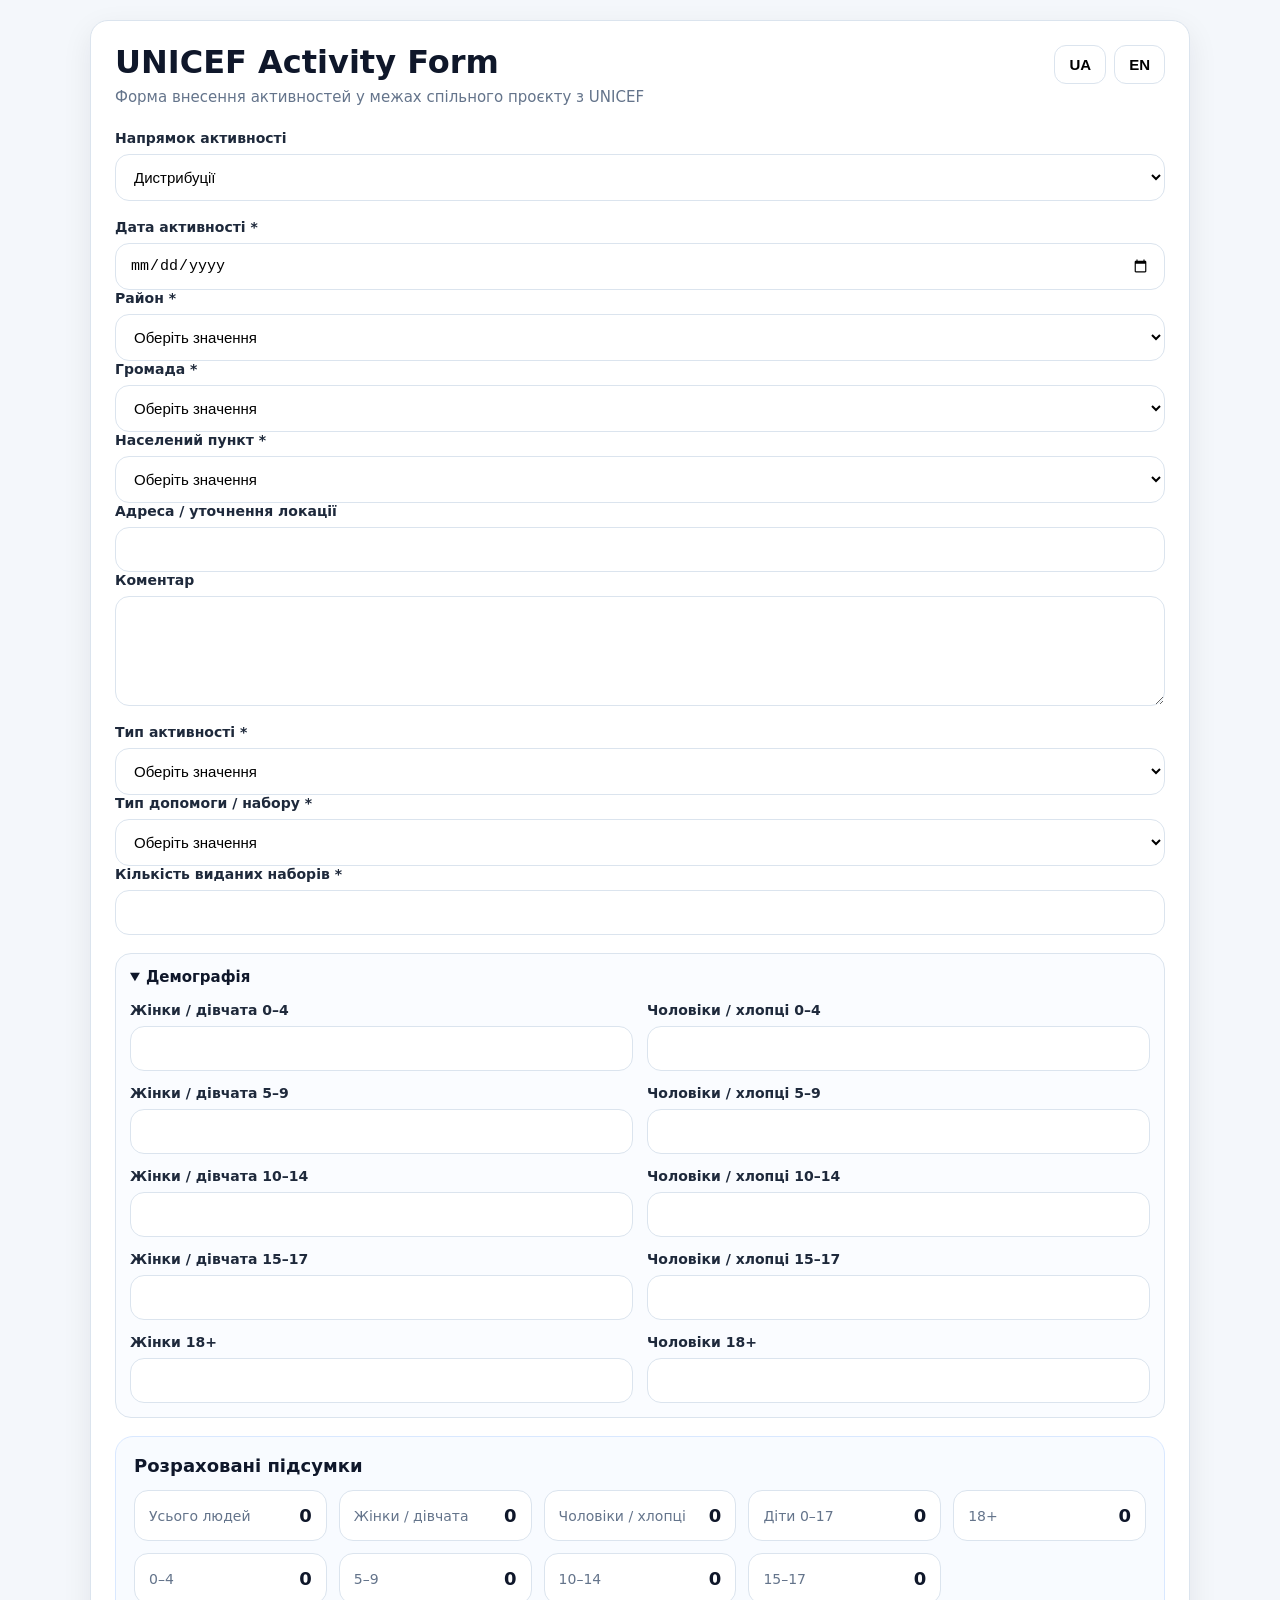
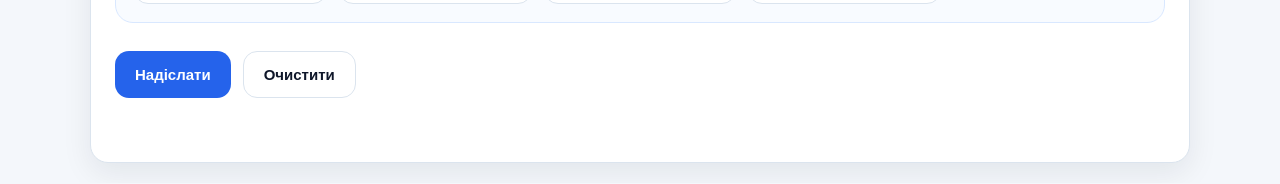
<file: form/index.html>
<!DOCTYPE html>
<html lang="uk">
<head>
<meta charset="UTF-8" />
<meta name="viewport" content="width=device-width, initial-scale=1" />
<title>UNICEF Activity From — Kharkiv Oblast</title>
<!-- Primary Meta Tags -->
<meta name="title" content="UNICEF Activity Form — Kharkiv Oblast">
<meta name="description" content="Data entry form for UNICEF-supported humanitarian activities in Kharkiv Oblast.">

<!-- Open Graph / Telegram / WhatsApp / Facebook / LinkedIn -->
<meta property="og:type" content="website">
<meta property="og:url" content="https://deafinicio.github.io/unicef-activity-heatmap/form/">
<meta property="og:site_name" content="UNICEF Activity Heatmap">
<meta property="og:title" content="UNICEF Activity Form — Kharkiv Oblast">
<meta property="og:description" content="Form for entering UNICEF-supported humanitarian activity data in Kharkiv Oblast.">
<meta property="og:image" content="https://deafinicio.github.io/unicef-activity-heatmap/assets/preview-form.png">
<meta property="og:image:width" content="1200">
<meta property="og:image:height" content="630">
<meta property="og:image:type" content="image/png">

<!-- Twitter / X -->
<meta name="twitter:card" content="summary_large_image">
<meta name="twitter:url" content="https://deafinicio.github.io/unicef-activity-heatmap/form/">
<meta name="twitter:title" content="UNICEF Activity Form — Kharkiv Oblast">
<meta name="twitter:description" content="Form for entering UNICEF-supported humanitarian activity data in Kharkiv Oblast.">
<meta name="twitter:image" content="https://deafinicio.github.io/unicef-activity-heatmap/assets/preview-form.png">

<!-- Theme -->
<meta name="theme-color" content="#2563eb">
<link rel="stylesheet" href="styles.css" />
</head>

<body>
<main class="page">
  <section class="card">
    <div class="topbar">
      <div>
        <h1 id="page-title">UNICEF Activity Form</h1>
        <p id="page-subtitle">Activity data entry form</p>
      </div>

      <div class="language-switch">
        <button type="button" id="lang-uk">UA</button>
        <button type="button" id="lang-en">EN</button>
      </div>
    </div>

    <form id="activity-form" autocomplete="off">
      <div class="form-section">
        <label id="activity-group-label" for="activity_group">Activity group</label>
        <select id="activity_group" name="activity_group" required></select>
      </div>

      <div id="common-fields"></div>

      <div id="group-fields"></div>

      <details id="demographics-section" class="details-block" open>
        <summary id="demographics-title">Demographics</summary>
        <div id="demographics-fields"></div>
      </details>

      <div class="summary-box">
        <h2 id="summary-title">Calculated totals</h2>
        <div id="calculated-summary"></div>
      </div>

      <div class="actions">
        <button type="submit" id="submit-btn">Submit</button>
        <button type="button" id="reset-btn" class="secondary">Reset</button>
      </div>

      <div id="status-message" class="status"></div>
    </form>
  </section>

  <div id="success-modal" class="modal hidden">
    <div class="modal-content">
      <h2 id="success-modal-title">Дані успішно надіслані</h2>
      <p id="success-modal-text">Запис додано до таблиці.</p>
      <button type="button" id="success-modal-ok">OK</button>
    </div>
  </div>
</main>

<script src="app.js"></script>
</body>
</html>
</file>
<file: form/styles.css>
:root {
  --bg: #f4f7fb;
  --card: #ffffff;
  --border: #dbe4ee;
  --text: #0f172a;
  --muted: #64748b;
  --primary: #2563eb;
  --primary-hover: #1d4ed8;
  --danger: #b00020;
  --shadow: 0 10px 30px rgba(15, 23, 42, 0.08);
  --radius: 18px;
}

* {
  box-sizing: border-box;
}

html,
body {
  margin: 0;
  padding: 0;
  background: var(--bg);
  color: var(--text);
  font-family: Inter, system-ui, sans-serif;
  min-height: 100%;
}

body {
  padding: 20px;
}

.page {
  width: 100%;
  max-width: 1100px;
  margin: 0 auto;
}

.card {
  background: var(--card);
  border-radius: var(--radius);
  border: 1px solid var(--border);
  box-shadow: var(--shadow);
  padding: 24px;
}

.topbar {
  display: flex;
  justify-content: space-between;
  align-items: flex-start;
  gap: 20px;
  margin-bottom: 24px;
}

.topbar h1 {
  margin: 0;
  font-size: 32px;
  line-height: 1.1;
}

.topbar p {
  margin: 8px 0 0;
  color: var(--muted);
  font-size: 15px;
}

.language-switch {
  display: flex;
  gap: 8px;
  flex-wrap: wrap;
}

.language-switch button {
  border: 1px solid var(--border);
  background: white;
  border-radius: 12px;
  padding: 10px 14px;
  cursor: pointer;
  font-weight: 700;
  transition: .2s ease;
}

.language-switch button:hover {
  background: #eff6ff;
  border-color: #bfdbfe;
}

form {
  display: flex;
  flex-direction: column;
  gap: 18px;
}

.form-section {
  display: flex;
  flex-direction: column;
  gap: 8px;
}

label {
  font-size: 14px;
  font-weight: 700;
  color: #1e293b;
}

input,
select,
textarea {
  width: 100%;
  border-radius: 14px;
  border: 1px solid var(--border);
  padding: 13px 14px;
  font-size: 15px;
  background: white;
  transition: .2s ease;
}

textarea {
  resize: vertical;
  min-height: 110px;
}

input:focus,
select:focus,
textarea:focus {
  outline: none;
  border-color: #93c5fd;
  box-shadow: 0 0 0 4px rgba(37, 99, 235, 0.10);
}

.input-error {
  border-color: var(--danger) !important;
  box-shadow: 0 0 0 3px rgba(176, 0, 32, 0.10);
}

.details-block {
  border: 1px solid var(--border);
  border-radius: 16px;
  padding: 14px;
  background: #fafcff;
}

.details-block summary {
  cursor: pointer;
  font-weight: 800;
  font-size: 15px;
}

.grid-2 {
  display: grid;
  grid-template-columns: repeat(2, minmax(0, 1fr));
  gap: 14px;
  margin-top: 16px;
}

.summary-box {
  border-radius: 18px;
  background: #f8fbff;
  border: 1px solid #d9e8ff;
  padding: 18px;
}

.summary-box h2 {
  margin-top: 0;
  margin-bottom: 14px;
  font-size: 18px;
}

#calculated-summary {
  display: grid;
  grid-template-columns: repeat(auto-fit, minmax(170px, 1fr));
  gap: 12px;
}

.summary-row {
  background: white;
  border: 1px solid var(--border);
  border-radius: 14px;
  padding: 14px;
  display: flex;
  justify-content: space-between;
  align-items: center;
  gap: 10px;
}

.summary-row span {
  color: var(--muted);
  font-size: 14px;
}

.summary-row strong {
  font-size: 18px;
}

.actions {
  display: flex;
  gap: 12px;
  flex-wrap: wrap;
  margin-top: 10px;
}

button {
  border: none;
  border-radius: 14px;
  padding: 14px 20px;
  font-size: 15px;
  font-weight: 800;
  cursor: pointer;
  transition: .2s ease;
}

#submit-btn {
  background: var(--primary);
  color: white;
}

#submit-btn:hover {
  background: var(--primary-hover);
}

.secondary {
  background: white;
  border: 1px solid var(--border);
  color: var(--text);
}

.secondary:hover {
  background: #f8fafc;
}

button:disabled {
  opacity: .6;
  cursor: not-allowed;
}

.status {
  min-height: 22px;
  font-size: 14px;
  color: var(--muted);
}

.status.error {
  color: var(--danger);
}

.modal {
  position: fixed;
  inset: 0;
  background: rgba(15, 23, 42, 0.48);
  display: flex;
  align-items: center;
  justify-content: center;
  padding: 20px;
  z-index: 9999;
}

.hidden {
  display: none !important;
}

.modal-content {
  width: 100%;
  max-width: 420px;
  background: white;
  border-radius: 24px;
  padding: 28px;
  box-shadow: 0 18px 40px rgba(15, 23, 42, 0.22);
  text-align: center;
}

.modal-content h2 {
  margin-top: 0;
  margin-bottom: 12px;
}

.modal-content p {
  margin: 0 0 24px;
  color: var(--muted);
  line-height: 1.5;
}

.modal-content button {
  width: 100%;
  background: var(--primary);
  color: white;
}

.help-text {
  font-size: 12px;
  color: var(--muted);
  margin-top: 4px;
}

/* Tablet */
@media (max-width: 900px) {
  body {
    padding: 14px;
  }

  .card {
    padding: 18px;
  }

  .topbar {
    flex-direction: column;
    align-items: stretch;
  }

  .topbar h1 {
    font-size: 28px;
  }

  #calculated-summary {
    grid-template-columns: repeat(2, minmax(0, 1fr));
  }
}

/* Mobile */
@media (max-width: 640px) {
  body {
    padding: 10px;
  }

  .card {
    padding: 14px;
    border-radius: 16px;
  }

  .topbar h1 {
    font-size: 24px;
  }

  .topbar p {
    font-size: 14px;
  }

  .grid-2 {
    grid-template-columns: 1fr;
  }

  #calculated-summary {
    grid-template-columns: 1fr;
  }

  .summary-row {
    padding: 12px;
  }

  .actions {
    flex-direction: column;
  }

  .actions button {
    width: 100%;
  }

  input,
  select,
  textarea {
    font-size: 16px;
  }
}
</file>
